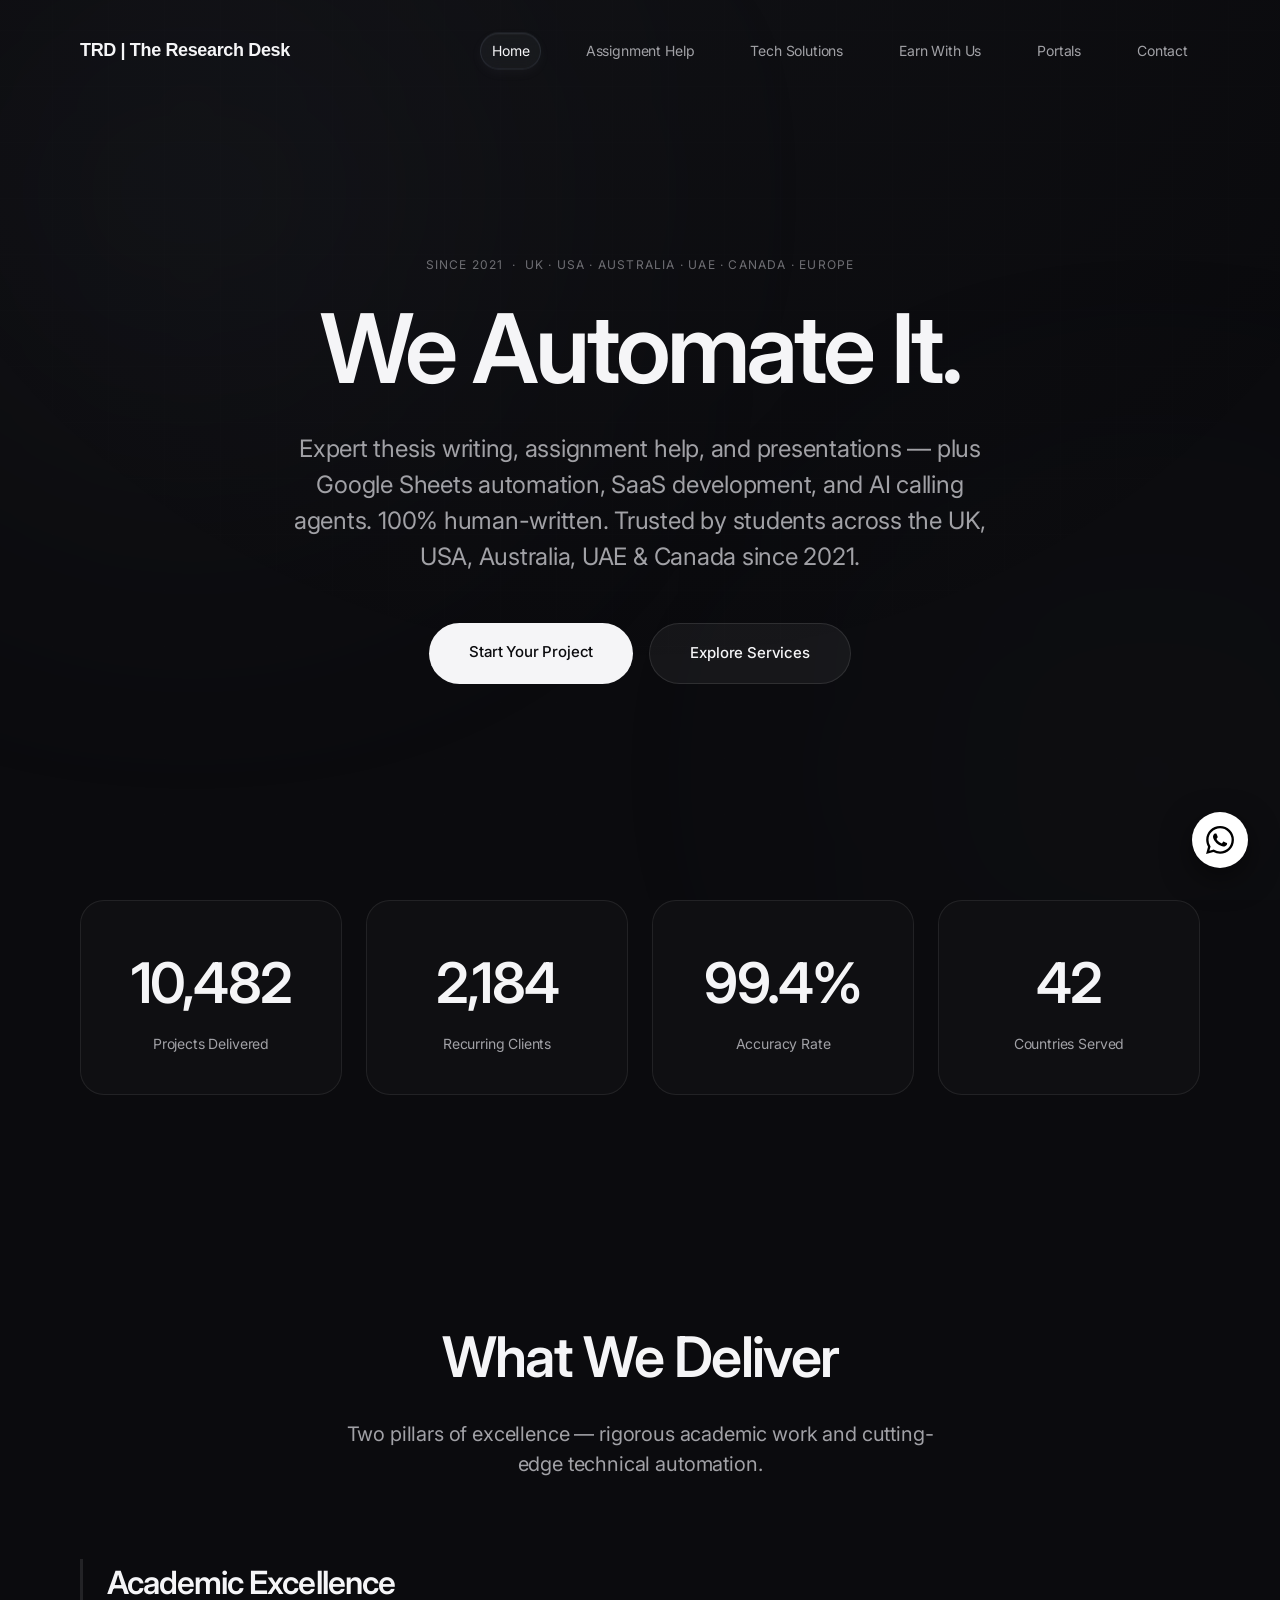
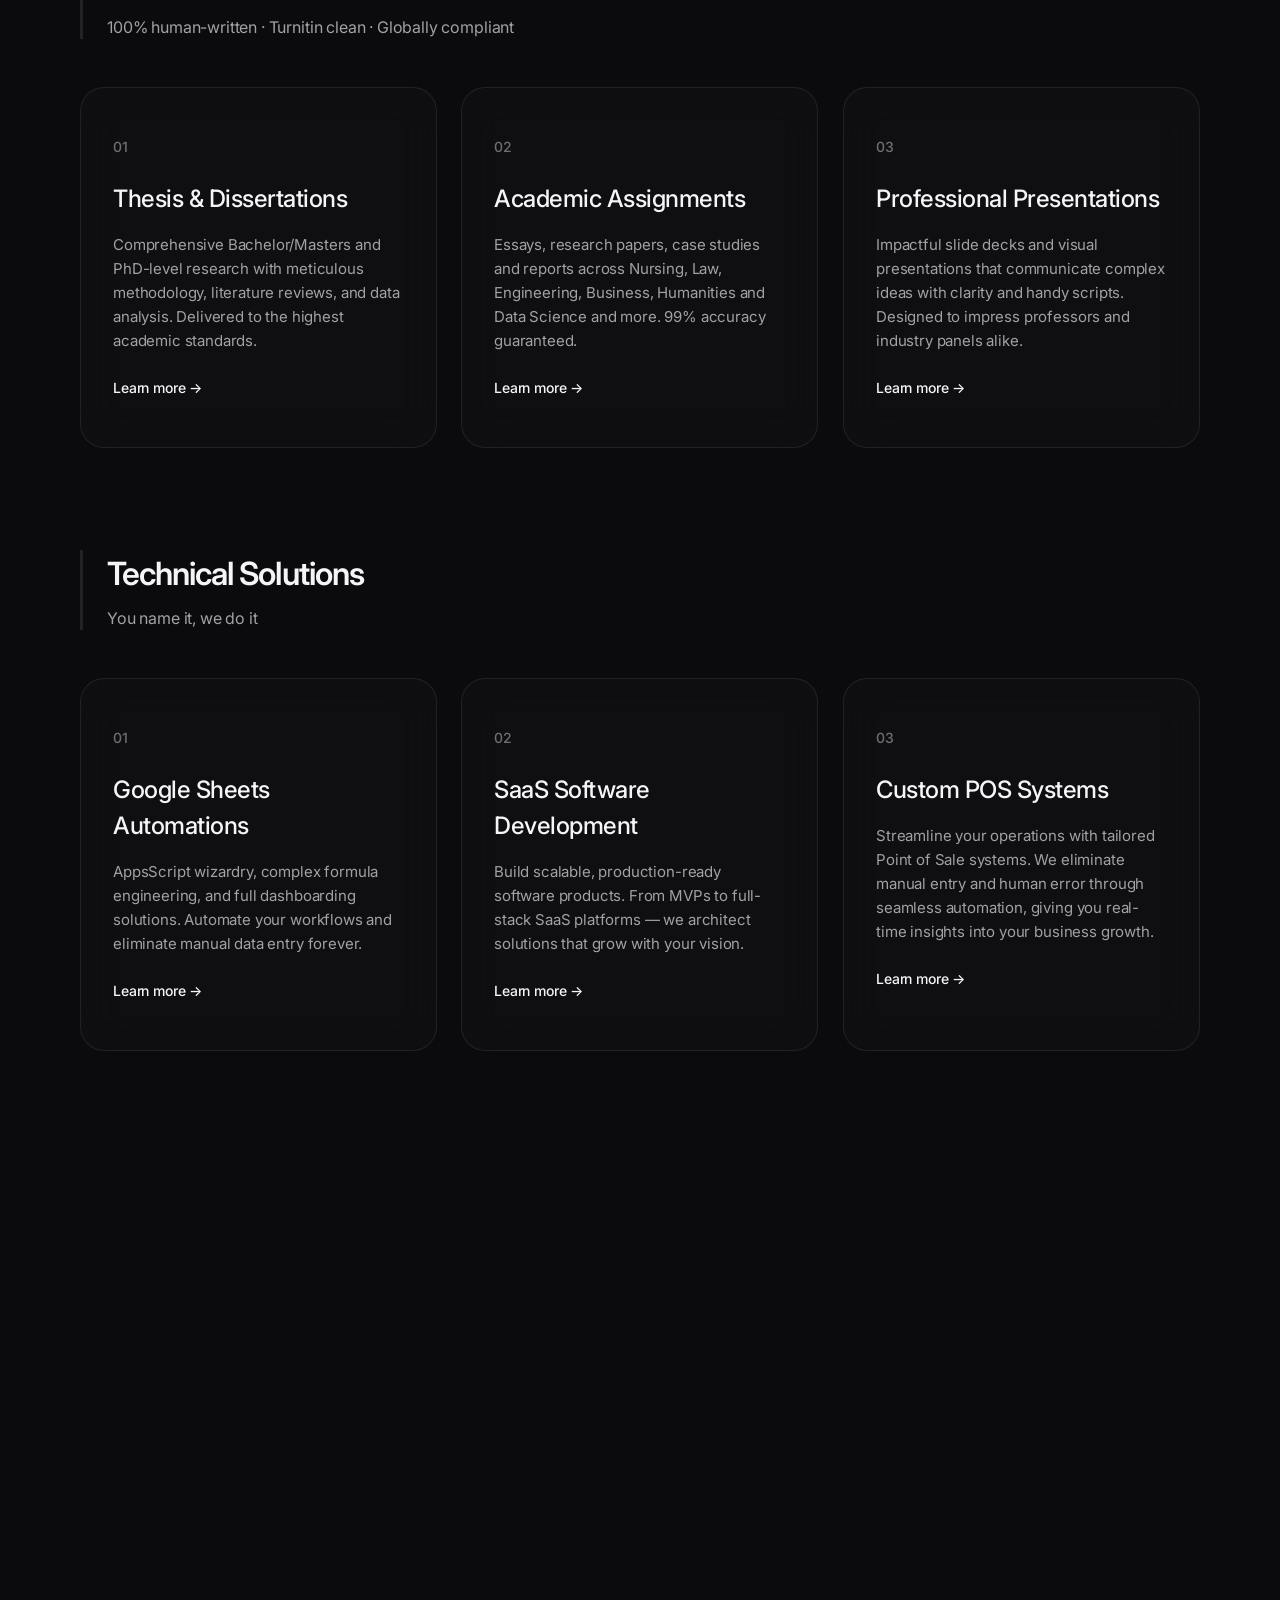
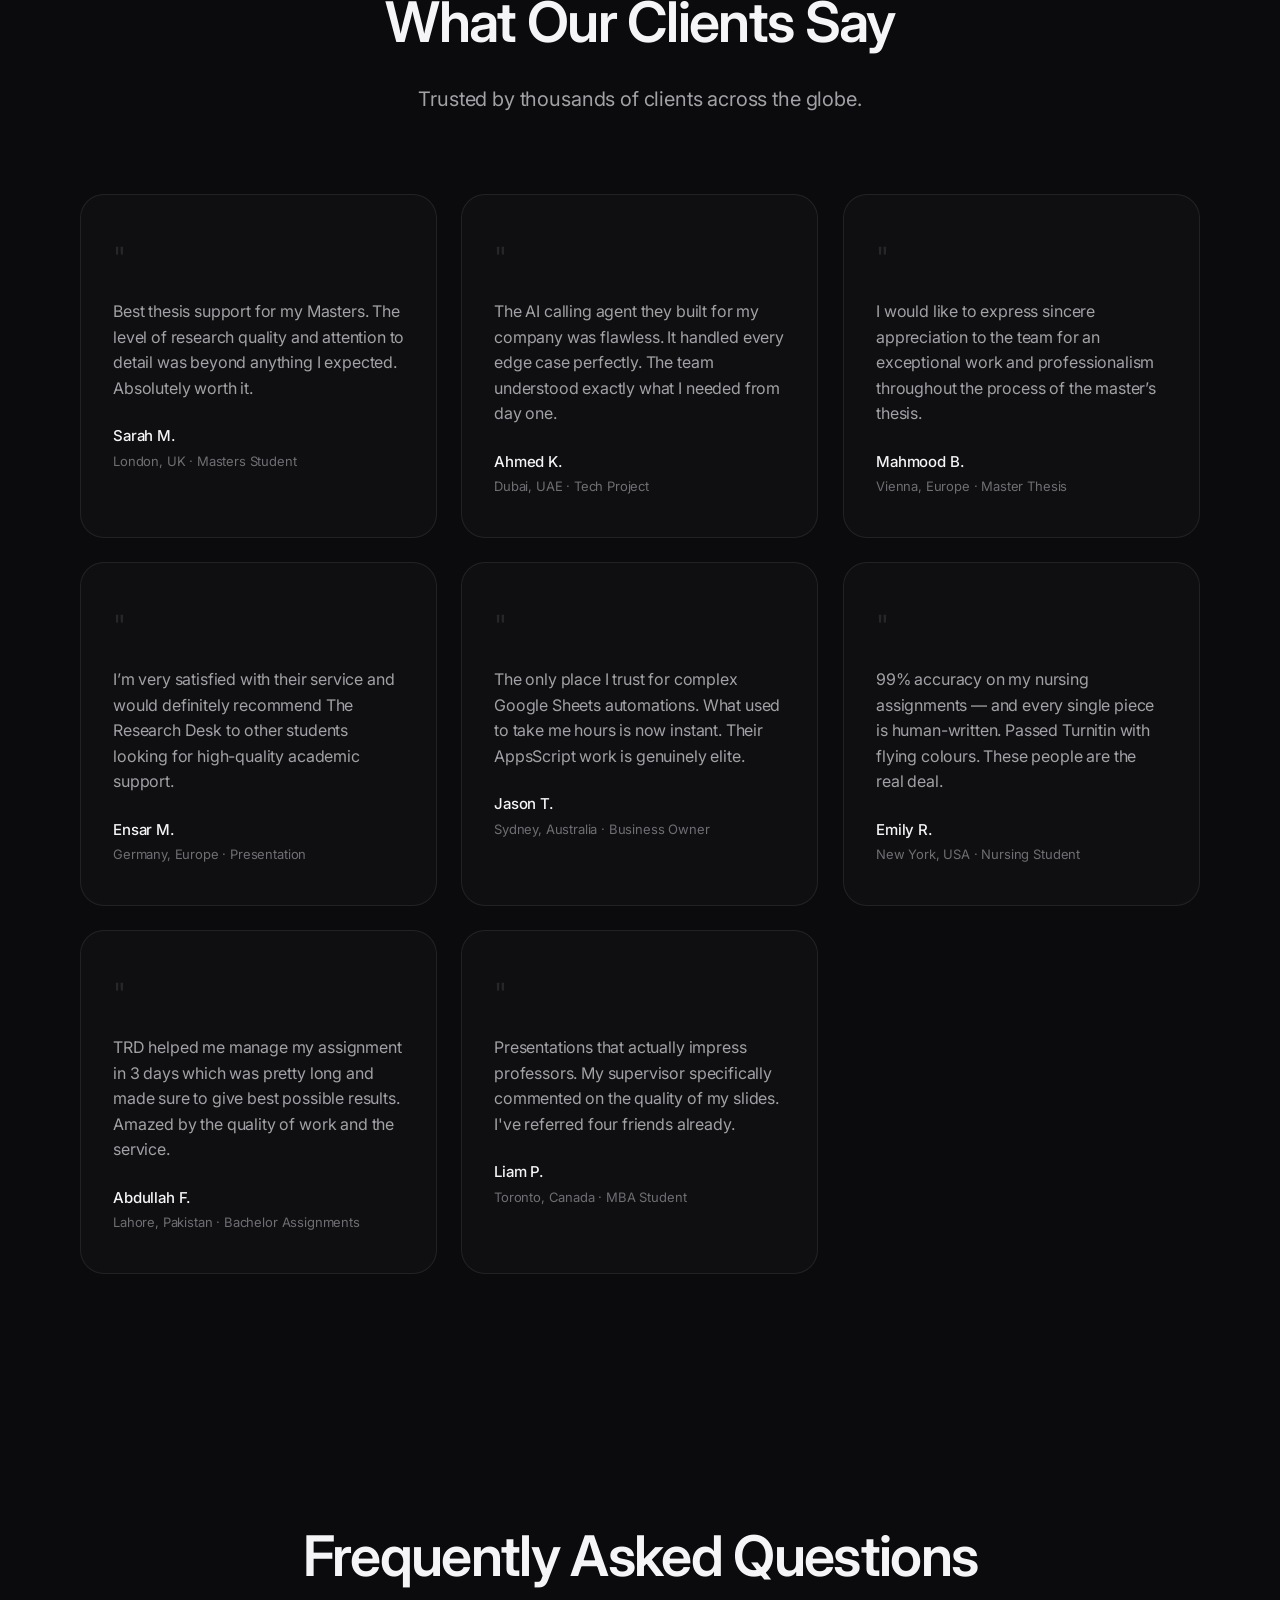
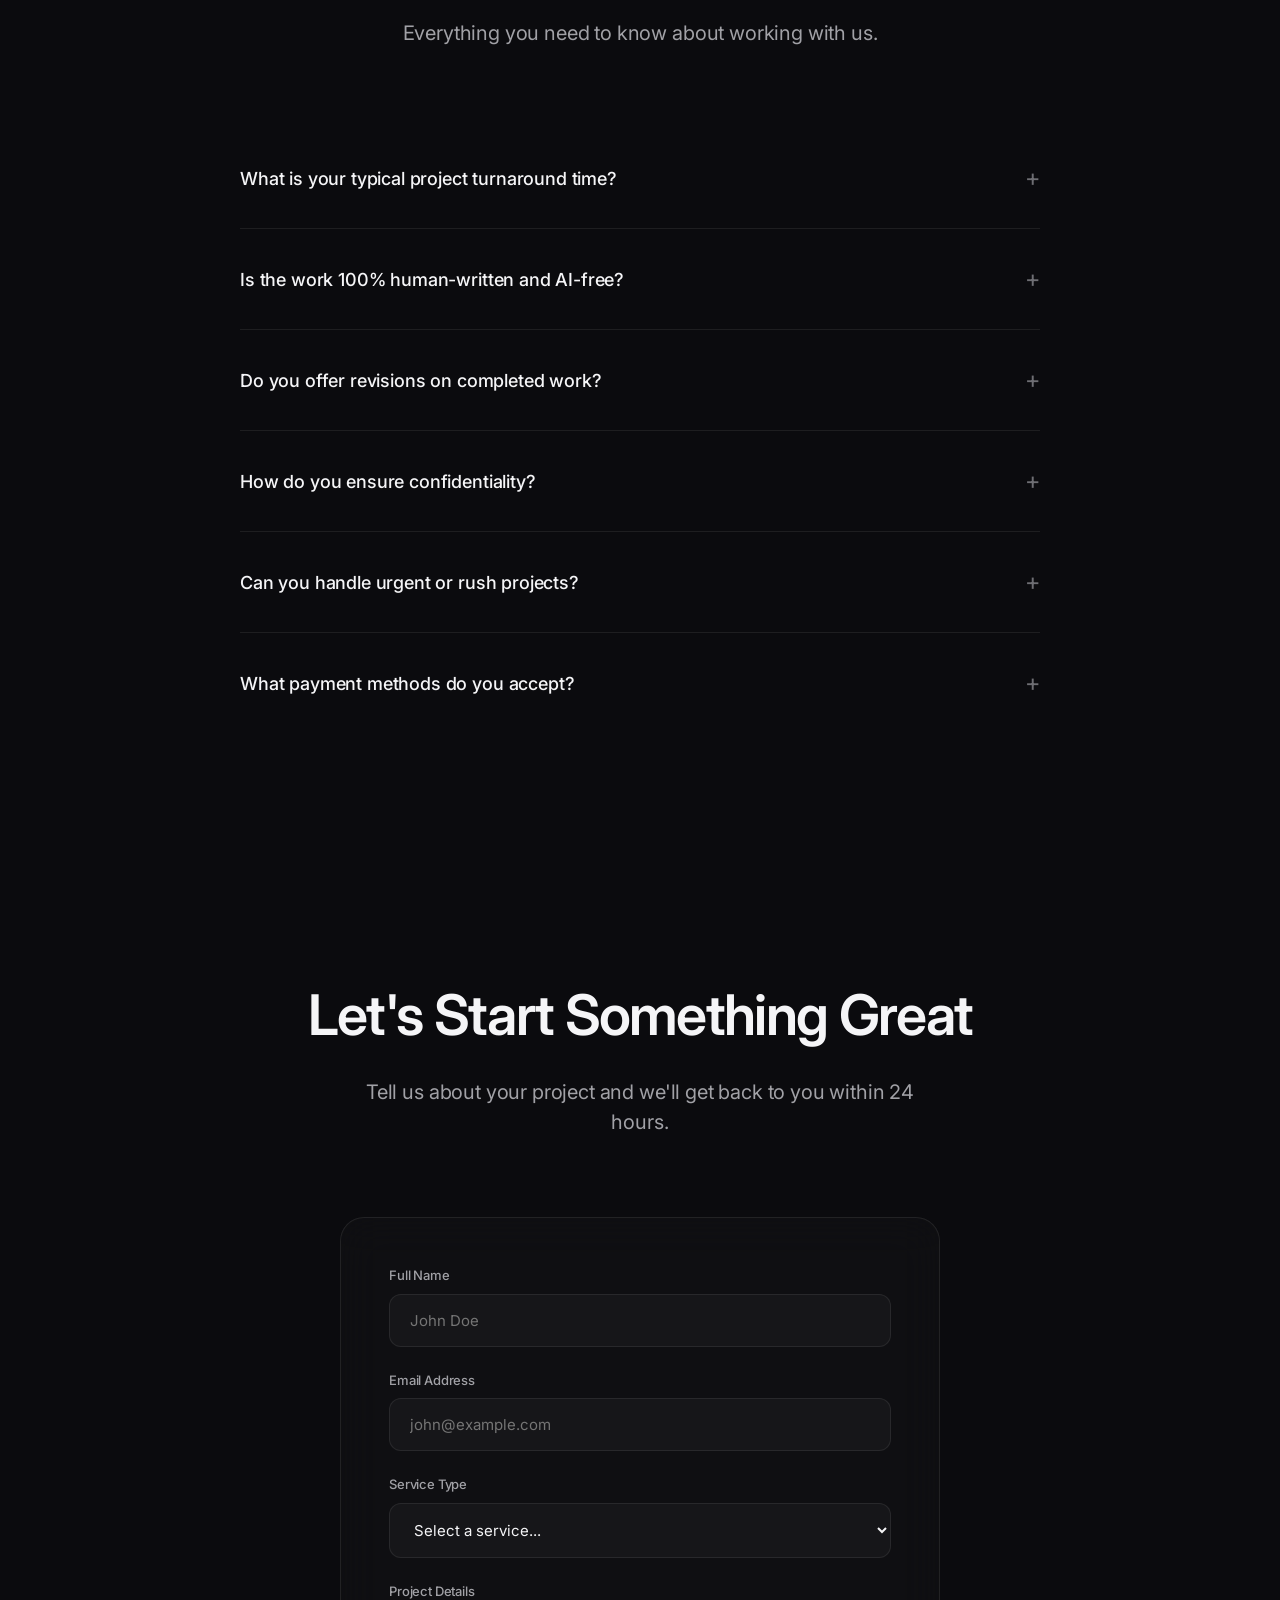
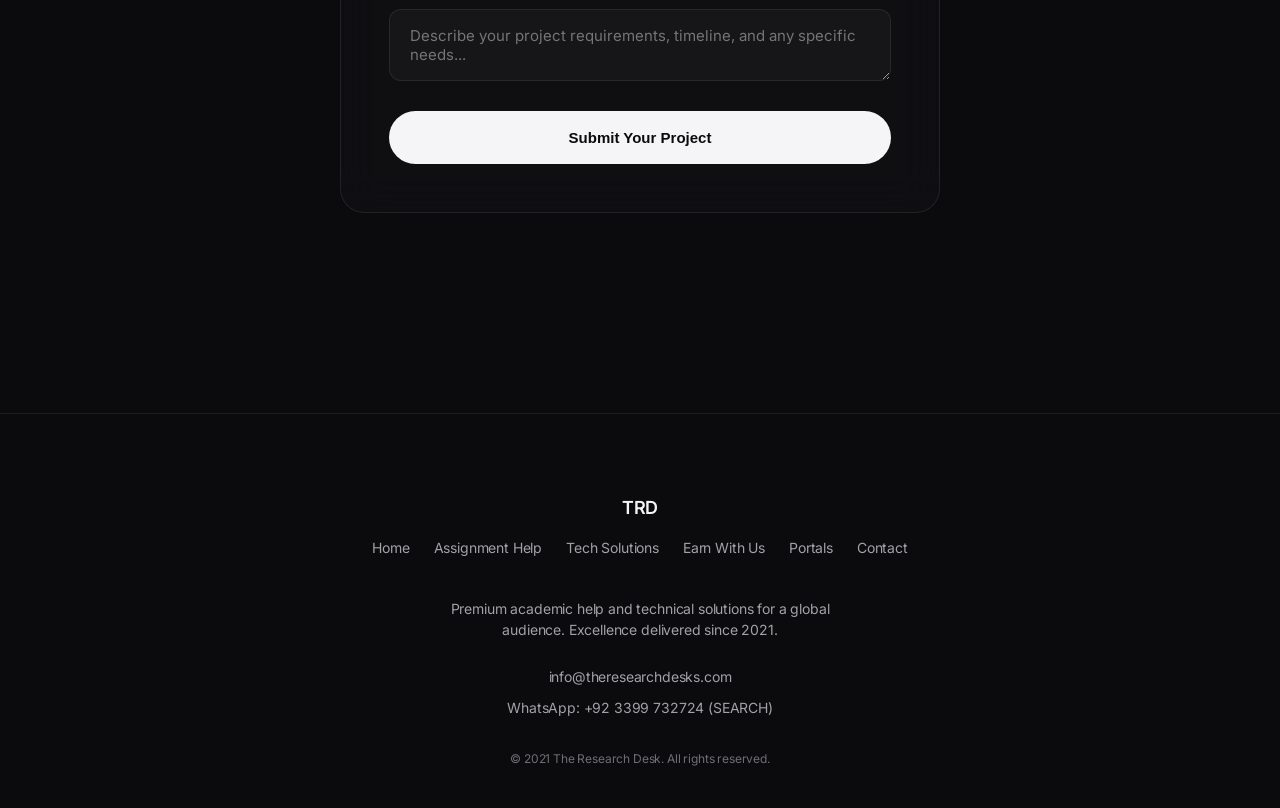
<file: index.html>
<!DOCTYPE html>
<html lang="en">

<head>
    <meta charset="UTF-8">
    <meta name="viewport" content="width=device-width, initial-scale=1.0">

    <!-- ═══ PRIMARY SEO ═══ -->
    <title>The Research Desk | Global Academic Help & Technical Solutions Since 2021</title>
    <meta name="description"
        content="The Research Desks delivers premium academic help — thesis, assignments, presentations — and advanced technical solutions including Google Sheets automation, SaaS development, and AI calling agents. 100% human-written. 99% accuracy. Serving UK, USA, Australia, UAE & Canada since 2021.">
    <meta name="keywords"
        content="academic help, thesis writing service, assignment help UK, dissertation writing, Google Sheets automation, AI calling agent, SaaS development, assignment writing Australia, online assignment help USA, research desk">
    <meta name="author" content="The Research Desk">
    <meta name="robots" content="index, follow, max-snippet:-1, max-image-preview:large, max-video-preview:-1">
    <link rel="canonical" href="https://theresearchdesks.com/">
    <link rel="icon" type="image/png" href="/TRD-icon.png">


    <!-- ═══ OPEN GRAPH (Facebook, LinkedIn, WhatsApp previews) ═══ -->
    <meta property="og:type" content="website">
    <meta property="og:url" content="https://theresearchdesks.com/">
    <meta property="og:title" content="The Research Desk | Global Academic Help & Technical Solutions">
    <meta property="og:description"
        content="Premium thesis, assignment & presentation help — plus Google Sheets automation, SaaS development & AI calling agents. 100% human-written. Serving UK, USA, Australia, UAE & Canada since 2021.">
    <meta property="og:image" content="https://theresearchdesks.com/og-image.jpg">
    <meta property="og:image:width" content="1200">
    <meta property="og:image:height" content="630">
    <meta property="og:image:alt" content="The Research Desk — Global Academic Help & Technical Solutions">
    <meta property="og:site_name" content="The Research Desk">
    <meta property="og:locale" content="en_GB">

    <!-- ═══ TWITTER CARD ═══ -->
    <meta name="twitter:card" content="summary_large_image">
    <meta name="twitter:url" content="https://www.theresearchdesks.com/">
    <meta name="twitter:title" content="The Research Desk | Global Academic Help & Technical Solutions">
    <meta name="twitter:description"
        content="Premium thesis, assignment & presentation help. Google Sheets automation, SaaS & AI calling agents. 100% human-written. Serving UK, USA, Australia, UAE & Canada.">
    <meta name="twitter:image" content="https://www.theresearchdesks.com/og-image.jpg">

    <!-- ═══ STRUCTURED DATA — Organization ═══ -->
    <script type="application/ld+json">
    {
      "@context": "https://schema.org",
      "@type": "Organization",
      "name": "The Research Desk",
      "alternateName": "TRD",
      "url": "https://theresearchdesks.com/",
      "logo": "https://theresearchdesks.com/logo.png",
      "foundingDate": "2021",
      "description": "Global academic writing and technical solutions provider. Thesis, assignments, presentations, Google Sheets automation, SaaS development, and AI calling agents.",
      "contactPoint": [
        {
          "@type": "ContactPoint",
          "telephone": "+92-3399-732724",
          "contactType": "customer service",
          "availableLanguage": "English",
          "contactOption": "TollFree",
          "areaServed": ["GB","US","AU","AE","CA"]
        }
      ],
      "email": "info@theresearchdesks.com",
      "sameAs": [
        "https://wa.me/923399732724"
      ],
      "areaServed": [
        {"@type": "Country", "name": "United Kingdom"},
        {"@type": "Country", "name": "United States"},
        {"@type": "Country", "name": "Australia"},
        {"@type": "Country", "name": "United Arab Emirates"},
        {"@type": "Country", "name": "Canada"}
      ],
      "knowsAbout": ["Academic Writing","Thesis Writing","Dissertation Help","Google Sheets Automation","SaaS Development","AI Calling Agents","Assignment Writing"]
    }
    </script>

    <!-- ═══ STRUCTURED DATA — WebSite (Sitelinks Search) ═══ -->
    <script type="application/ld+json">
    {
      "@context": "https://schema.org",
      "@type": "WebSite",
      "name": "The Research Desk",
      "url": "https://theresearchdesks.com/",
      "potentialAction": {
        "@type": "SearchAction",
        "target": {
          "@type": "EntryPoint",
          "urlTemplate": "https://theresearchdesks.com/?s={search_term_string}"
        },
        "query-input": "required name=search_term_string"
      }
    }
    </script>

    <!-- ═══ STRUCTURED DATA — FAQ ═══ -->
    <script type="application/ld+json">
    {
      "@context": "https://schema.org",
      "@type": "FAQPage",
      "mainEntity": [
        {
          "@type": "Question",
          "name": "What is your typical project turnaround time?",
          "acceptedAnswer": {
            "@type": "Answer",
            "text": "Turnaround varies by complexity. Academic assignments typically take 5–10 days; thesis work ranges from 3–8 weeks. Technical projects are usually completed within 2–4 weeks."
          }
        },
        {
          "@type": "Question",
          "name": "Is the work 100% human-written and AI-free?",
          "acceptedAnswer": {
            "@type": "Answer",
            "text": "Absolutely. We have a strict No-AI Policy for all academic work. Every assignment, thesis, and report is written entirely by qualified human experts and passes Turnitin's AI detection checks."
          }
        },
        {
          "@type": "Question",
          "name": "Do you offer revisions on completed work?",
          "acceptedAnswer": {
            "@type": "Answer",
            "text": "Yes. Every project includes two rounds of revisions to ensure complete satisfaction. Additional revisions can be accommodated as needed."
          }
        },
        {
          "@type": "Question",
          "name": "How do you ensure confidentiality?",
          "acceptedAnswer": {
            "@type": "Answer",
            "text": "All projects are protected by strict confidentiality. We use secure communication channels and never share client information or work samples without explicit permission."
          }
        }
      ]
    }
    </script>

    <!-- ═══ STRUCTURED DATA — AggregateRating / Reviews ═══ -->
    <script type="application/ld+json">
    {
      "@context": "https://schema.org",
      "@type": "EducationalOrganization",
      "name": "The Research Desk",
      "url": "https://theresearchdesks.com/",
      "aggregateRating": {
        "@type": "AggregateRating",
        "ratingValue": "4.9",
        "bestRating": "5",
        "worstRating": "1",
        "ratingCount": "2000"
      },
      "review": [
        {
          "@type": "Review",
          "author": {"@type": "Person", "name": "Sarah M."},
          "reviewBody": "Best thesis support for my Masters. The level of research quality and attention to detail was beyond anything I expected.",
          "reviewRating": {"@type": "Rating", "ratingValue": "5", "bestRating": "5"}
        },
        {
          "@type": "Review",
          "author": {"@type": "Person", "name": "Emily R."},
          "reviewBody": "99% accuracy on my nursing assignments — and every single piece is human-written. Passed Turnitin with flying colours.",
          "reviewRating": {"@type": "Rating", "ratingValue": "5", "bestRating": "5"}
        }
      ]
    }
    </script>
    <!-- ═══ FONTS ═══ -->
    <link rel="preconnect" href="https://fonts.googleapis.com">
    <link rel="preconnect" href="https://fonts.gstatic.com" crossorigin>
    <link rel="preload" as="style"
        href="https://fonts.googleapis.com/css2?family=Inter:wght@300;400;500;600;700;800&family=JetBrains+Mono:wght@400;600&display=swap">
    <link rel="stylesheet"
        href="https://fonts.googleapis.com/css2?family=Inter:wght@300;400;500;600;700;800&family=JetBrains+Mono:wght@400;600&display=swap"
        media="print" onload="this.media='all'">
    <noscript>
        <link rel="stylesheet"
            href="https://fonts.googleapis.com/css2?family=Inter:wght@300;400;500;600;700;800&family=JetBrains+Mono:wght@400;600&display=swap">
    </noscript>
    <link rel="stylesheet" href="style.css?v=3.0">

</head>

<body>
    <!-- Skip to content for accessibility / crawlers -->
    <a href="#main-content"
        style="position:absolute;left:-9999px;top:0;z-index:9999;background:#fff;color:#000;padding:8px 16px;font-size:14px;"
        onfocus="this.style.left='0'">Skip to main content</a>

    <!-- Header -->
    <header id="header" role="banner">
    <div class="container">
        <div class="header-content">
            <a href="/" class="logo">TRD | The Research Desk</a>
            <nav>
                <ul class="nav-links" id="navLinks">
                    <li><a href="/">Home</a></li>
                    <li><a href="/assignment-help">Assignment Help</a></li>
                    <li><a href="/technical-solutions">Tech Solutions</a></li>
                    <li><a href="/earn-with-us">Earn With Us</a></li>
                    <li><a href="/portals">Portals</a></li>
                    <li><a href="/contact-us">Contact</a></li>
                </ul>
            </nav>
            <div class="menu-toggle" role="button" tabindex="0" aria-expanded="false" aria-label="Toggle navigation menu">
                <span></span><span></span><span></span>
            </div>
        </div>
    </div>
</header>

    <main id="main-content">
        <!-- Hero Section -->
        <section class="hero" aria-label="Hero — Global Academic Help & Technical Solutions">
            <div class="container">
                <div class="hero-content">
                    <p class="hero-eyebrow">Since 2021 &nbsp;·&nbsp; UK · USA · Australia · UAE · Canada · Europe</p>
                    <h1 class="hero-title">We <span class="slider-word-container"><span
                                class="slider-word active">Handle</span></span> It.</h1>
                    <p class="hero-subtitle">Expert thesis writing, assignment help, and presentations — plus Google
                        Sheets automation, SaaS development, and AI calling agents. 100% human-written. Trusted by
                        students across the UK, USA, Australia, UAE &amp; Canada since 2021.</p>
                    <div class="hero-cta-group">
                        <a href="#contact" class="cta-button">Start Your Project</a>
                        <a href="/assignment-help" class="cta-button-outline">Explore Services</a>
                    </div>
                </div>
            </div>
            <div class="scroll-indicator"></div>
        </section>

        <!-- Stats Strip -->
        <section class="section" style="padding-top: 0; padding-bottom: 80px;">
            <div class="container">
                <div class="stats-strip">
                    <div class="stat-block">
                        <div class="stat-number" id="stat-projects">10,482</div>
                        <div class="stat-label">Projects Delivered</div>
                    </div>
                    <div class="stat-block">
                        <div class="stat-number" id="stat-students">2,184</div>
                        <div class="stat-label">Recurring Clients</div>
                    </div>
                    <div class="stat-block">
                        <div class="stat-number" id="stat-accuracy">99.4%</div>
                        <div class="stat-label">Accuracy Rate</div>
                    </div>
                    <div class="stat-block">
                        <div class="stat-number" id="stat-countries">42</div>
                        <div class="stat-label">Countries Served</div>
                    </div>
                </div>
            </div>
        </section>

        <!-- Services Overview Section -->
        <section id="services" class="section" style="padding-top: 60px;"
            aria-label="Our Services — Academic Writing and Technical Solutions">
            <div class="container">
                <div class="section-header">
                    <h2 class="section-title">What We Deliver</h2>
                    <p class="section-subtitle">Two pillars of excellence — rigorous academic work and cutting-edge
                        technical automation.</p>
                </div>

                <!-- Academic Excellence -->
                <div class="category-section">
                    <div class="category-header">
                        <h3>Academic Excellence</h3>
                        <p>100% human-written · Turnitin clean · Globally compliant</p>
                    </div>
                    <div class="portfolio-grid">
                        <div class="portfolio-card portfolio-card-academic">
                            <div class="card-number">01</div>
                            <h3 class="card-title">Thesis & Dissertations</h3>
                            <p class="card-description">Comprehensive Bachelor/Masters and PhD-level research with
                                meticulous methodology, literature reviews, and data analysis. Delivered to the highest
                                academic standards.</p>
                            <a href="/assignment-help" class="card-link">Learn more →</a>
                        </div>
                        <div class="portfolio-card portfolio-card-academic">
                            <div class="card-number">02</div>
                            <h3 class="card-title">Academic Assignments</h3>
                            <p class="card-description">Essays, research papers, case studies and reports across
                                Nursing, Law, Engineering, Business, Humanities and Data Science and more. 99% accuracy
                                guaranteed.</p>
                            <a href="/assignment-help" class="card-link">Learn more →</a>
                        </div>
                        <div class="portfolio-card portfolio-card-academic">
                            <div class="card-number">03</div>
                            <h3 class="card-title">Professional Presentations</h3>
                            <p class="card-description">Impactful slide decks and visual presentations that communicate
                                complex ideas with clarity and handy scripts. Designed to impress professors and
                                industry panels alike.</p>
                            <a href="/assignment-help" class="card-link">Learn more →</a>
                        </div>
                    </div>
                </div>

                <!-- Technical Solutions -->
                <div class="category-section">
                    <div class="category-header">
                        <h3>Technical Solutions</h3>
                        <p>You name it, we do it</p>
                    </div>
                    <div class="portfolio-grid">
                        <div class="portfolio-card portfolio-card-tech">
                            <div class="card-number">01</div>
                            <h3 class="card-title">Google Sheets Automations</h3>
                            <p class="card-description">AppsScript wizardry, complex formula engineering, and full
                                dashboarding solutions. Automate your workflows and eliminate manual data entry forever.
                            </p>
                            <a href="/technical-solutions" class="card-link">Learn more →</a>
                        </div>
                        <div class="portfolio-card portfolio-card-tech">
                            <div class="card-number">02</div>
                            <h3 class="card-title">SaaS Software Development</h3>
                            <p class="card-description">Build scalable, production-ready software products. From MVPs to
                                full-stack SaaS platforms — we architect solutions that grow with your vision.</p>
                            <a href="/technical-solutions" class="card-link">Learn more →</a>
                        </div>
                        <div class="portfolio-card portfolio-card-tech">
                            <div class="card-number">03</div>
                            <h3 class="card-title">Custom POS Systems</h3>
                            <p class="card-description">Streamline your operations with tailored Point of Sale systems.
                                We eliminate manual entry and human error through seamless automation, giving you
                                real-time insights into your business growth.</p>
                            <a href="/technical-solutions" class="card-link">Learn more →</a>
                        </div>
                        <div class="portfolio-card portfolio-card-tech">
                            <div class="card-number">04</div>
                            <h3 class="card-title">iOS/Android Applications</h3>
                            <p class="card-description">Turn your vision into a mobile reality with high-performance,
                                native-quality apps. From sleek UI/UX to robust backend integration, we build mobile
                                experiences tailored to your business needs.</p>
                            <a href="/technical-solutions" class="card-link">Learn more →</a>
                        </div>
                        <div class="portfolio-card portfolio-card-tech">
                            <div class="card-number">05</div>
                            <h3 class="card-title">AI Calling Agents</h3>
                            <p class="card-description">Implement LLM-powered voice automation that handles inbound
                                calls, outreach, and customer service. Real AI intelligence, real phone conversations.
                            </p>
                            <a href="/technical-solutions" class="card-link">Learn more →</a>
                        </div>
                        <div class="portfolio-card portfolio-card-tech">
                            <div class="card-number">06</div>
                            <h3 class="card-title">Website Creation</h3>
                            <p class="card-description">Launch your digital presence with modern, responsive, and
                                full-stack websites. Whether for startups or established enterprises, we blend stunning
                                aesthetics with high-speed performance.</p>
                            <a href="/technical-solutions" class="card-link">Learn more →</a>
                        </div>
                    </div>
                </div>
            </div>
        </section>

        <!-- Testimonials Section -->
        <section id="testimonials" class="section" style="padding-top: 0;"
            aria-label="Student Reviews and Testimonials">
            <div class="container">
                <div class="section-header">
                    <h2 class="section-title">What Our Clients Say</h2>
                    <p class="section-subtitle">Trusted by thousands of clients across the globe.</p>
                </div>
                <div class="testimonials-grid">
                    <div class="testimonial-card">
                        <div class="testimonial-quote">"</div>
                        <p class="testimonial-text">Best thesis support for my Masters. The level of research quality
                            and attention to detail was beyond anything I expected. Absolutely worth it.</p>
                        <div class="testimonial-author">Sarah M.</div>
                        <div class="testimonial-location">London, UK · Masters Student</div>
                    </div>
                    <div class="testimonial-card">
                        <div class="testimonial-quote">"</div>
                        <p class="testimonial-text">The AI calling agent they built for my company was flawless. It
                            handled every edge case perfectly. The team understood exactly what I needed from day one.
                        </p>
                        <div class="testimonial-author">Ahmed K.</div>
                        <div class="testimonial-location">Dubai, UAE · Tech Project</div>
                    </div>
                    <div class="testimonial-card">
                        <div class="testimonial-quote">"</div>
                        <p class="testimonial-text">I would like to express sincere appreciation to the team for an
                            exceptional work and professionalism throughout the process of the master’s thesis.</p>
                        <div class="testimonial-author">Mahmood B.</div>
                        <div class="testimonial-location">Vienna, Europe · Master Thesis</div>
                    </div>
                    <div class="testimonial-card">
                        <div class="testimonial-quote">"</div>
                        <p class="testimonial-text">I’m very satisfied with their service and would definitely recommend
                            The Research Desk to other students looking for high-quality academic support.</p>
                        <div class="testimonial-author">Ensar M.</div>
                        <div class="testimonial-location">Germany, Europe · Presentation</div>
                    </div>
                    <div class="testimonial-card">
                        <div class="testimonial-quote">"</div>
                        <p class="testimonial-text">The only place I trust for complex Google Sheets automations. What
                            used to take me hours is now instant. Their AppsScript work is genuinely elite.</p>
                        <div class="testimonial-author">Jason T.</div>
                        <div class="testimonial-location">Sydney, Australia · Business Owner</div>
                    </div>
                    <div class="testimonial-card">
                        <div class="testimonial-quote">"</div>
                        <p class="testimonial-text">99% accuracy on my nursing assignments — and every single piece is
                            human-written. Passed Turnitin with flying colours. These people are the real deal.</p>
                        <div class="testimonial-author">Emily R.</div>
                        <div class="testimonial-location">New York, USA · Nursing Student</div>
                    </div>
                    <div class="testimonial-card">
                        <div class="testimonial-quote">"</div>
                        <p class="testimonial-text">TRD helped me manage my assignment in 3 days which was pretty long
                            and made sure to give best possible results. Amazed by the quality of work and the service.
                        </p>
                        <div class="testimonial-author">Abdullah F.</div>
                        <div class="testimonial-location">Lahore, Pakistan · Bachelor Assignments</div>
                    </div>
                    <div class="testimonial-card">
                        <div class="testimonial-quote">"</div>
                        <p class="testimonial-text">Presentations that actually impress professors. My supervisor
                            specifically commented on the quality of my slides. I've referred four friends already.</p>
                        <div class="testimonial-author">Liam P.</div>
                        <div class="testimonial-location">Toronto, Canada · MBA Student</div>
                    </div>
                </div>
            </div>
        </section>

        <!-- FAQ Section -->
        <section id="faq" class="section">
            <div class="container">
                <div class="section-header">
                    <h2 class="section-title">Frequently Asked Questions</h2>
                    <p class="section-subtitle">Everything you need to know about working with us.</p>
                </div>
                <div class="faq-container">
                    <div class="faq-item">
                        <div class="faq-question" onclick="toggleFAQ(this)">
                            <h4>What is your typical project turnaround time?</h4>
                            <span class="faq-icon">+</span>
                        </div>
                        <div class="faq-answer">
                            <p>Turnaround varies by complexity. Academic assignments typically take 5–10 days; thesis
                                work ranges from 3–8 weeks. Technical projects like websites or automation scripts are
                                usually completed within 2–4 weeks. We always provide a detailed timeline during initial
                                consultation.</p>
                        </div>
                    </div>
                    <div class="faq-item">
                        <div class="faq-question" onclick="toggleFAQ(this)">
                            <h4>Is the work 100% human-written and AI-free?</h4>
                            <span class="faq-icon">+</span>
                        </div>
                        <div class="faq-answer">
                            <p>Absolutely. We have a strict No-AI Policy for all academic work. Every assignment,
                                thesis, and report is written entirely by qualified human experts and passes Turnitin's
                                AI detection checks. We take this commitment seriously — your academic integrity is
                                protected.</p>
                        </div>
                    </div>
                    <div class="faq-item">
                        <div class="faq-question" onclick="toggleFAQ(this)">
                            <h4>Do you offer revisions on completed work?</h4>
                            <span class="faq-icon">+</span>
                        </div>
                        <div class="faq-answer">
                            <p>Yes. Every project includes two rounds of revisions to ensure complete satisfaction.
                                Additional revisions can be accommodated as needed. Your success is our priority.</p>
                        </div>
                    </div>
                    <div class="faq-item">
                        <div class="faq-question" onclick="toggleFAQ(this)">
                            <h4>How do you ensure confidentiality?</h4>
                            <span class="faq-icon">+</span>
                        </div>
                        <div class="faq-answer">
                            <p>All projects are protected by strict confidentiality. We use secure communication
                                channels and never share client information or work samples without explicit permission.
                                Your privacy is non-negotiable.</p>
                        </div>
                    </div>
                    <div class="faq-item">
                        <div class="faq-question" onclick="toggleFAQ(this)">
                            <h4>Can you handle urgent or rush projects?</h4>
                            <span class="faq-icon">+</span>
                        </div>
                        <div class="faq-answer">
                            <p>Yes, we offer expedited service for urgent projects. Rush fees apply based on complexity
                                and deadline. Contact us immediately with your requirements and we'll assess feasibility
                                and provide a quote.</p>
                        </div>
                    </div>
                    <div class="faq-item">
                        <div class="faq-question" onclick="toggleFAQ(this)">
                            <h4>What payment methods do you accept?</h4>
                            <span class="faq-icon">+</span>
                        </div>
                        <div class="faq-answer">
                            <p>We accept bank transfers, Wise, and Remitly. Payment terms are typically 50% upfront and
                                50% on delivery, with flexible arrangements available for long-term or returning
                                clients.</p>
                        </div>
                    </div>
                </div>
            </div>
        </section>
        <!-- Contact Form Section -->
        <section id="contact" class="section">
            <div class="container">
                <div class="section-header">
                    <h2 class="section-title">Let's Start Something Great</h2>
                    <p class="section-subtitle">Tell us about your project and we'll get back to you within 24 hours.
                    </p>
                </div>
                <div class="form-container">
                    <form action="https://formsubmit.co/info@theresearchdesks.com" method="POST">
                        <input type="hidden" name="_subject" value="New Project Inquiry from TRD Website">
                        <input type="hidden" name="_captcha" value="false">
                        <input type="hidden" name="_template" value="box">
                        <div class="form-group">
                            <label for="name">Full Name</label>
                            <input type="text" id="name" name="name" required placeholder="John Doe">
                        </div>
                        <div class="form-group">
                            <label for="email">Email Address</label>
                            <input type="email" id="email" name="email" required placeholder="john@example.com">
                        </div>
                        <div class="form-group">
                            <label for="service">Service Type</label>
                            <select id="service" name="service" required>
                                <option value="">Select a service...</option>
                                <option value="thesis">Thesis & Dissertations</option>
                                <option value="assignments">Academic Assignments</option>
                                <option value="presentations">Professional Presentations</option>
                                <option value="saas">Custom Software & SaaS</option>
                                <option value="automation">Google Sheets Automation</option>
                                <option value="ai-calling">AI Calling Agents</option>
                                <option value="website">Website Creation</option>
                                <option value="other">Other</option>
                            </select>
                        </div>
                        <div class="form-group">
                            <label for="details">Project Details</label>
                            <textarea id="details" name="details" required
                                placeholder="Describe your project requirements, timeline, and any specific needs..."></textarea>
                        </div>
                        <button type="submit" class="submit-button"><span>Submit Your Project</span></button>
                    </form>
                </div>
            </div>
        </section>

    </main><!-- /#main-content -->

    <!-- Footer -->
    <div id="footer-placeholder"></div>

    <!-- WhatsApp Float Button -->
    <a href="https://wa.me/923399732724" class="whatsapp-float" target="_blank" rel="noopener noreferrer">
        <svg xmlns="http://www.w3.org/2000/svg" viewBox="0 0 24 24">
            <path
                d="M17.472 14.382c-.297-.149-1.758-.867-2.03-.967-.273-.099-.471-.148-.67.15-.197.297-.767.966-.94 1.164-.173.199-.347.223-.644.075-.297-.15-1.255-.463-2.39-1.475-.883-.788-1.48-1.761-1.653-2.059-.173-.297-.018-.458.13-.606.134-.133.298-.347.446-.52.149-.174.198-.298.298-.497.099-.198.05-.371-.025-.52-.075-.149-.669-1.612-.916-2.207-.242-.579-.487-.5-.669-.51-.173-.008-.371-.01-.57-.01-.198 0-.52.074-.792.372-.272.297-1.04 1.016-1.04 2.479 0 1.462 1.065 2.875 1.213 3.074.149.198 2.096 3.2 5.077 4.487.709.306 1.262.489 1.694.625.712.227 1.36.195 1.871.118.571-.085 1.758-.719 2.006-1.413.248-.694.248-1.289.173-1.413-.074-.124-.272-.198-.57-.347m-5.421 7.403h-.004a9.87 9.87 0 01-5.031-1.378l-.361-.214-3.741.982.998-3.648-.235-.374a9.86 9.86 0 01-1.51-5.26c.001-5.45 4.436-9.884 9.888-9.884 2.64 0 5.122 1.03 6.988 2.898a9.825 9.825 0 012.893 6.994c-.003 5.45-4.437 9.884-9.885 9.884m8.413-18.297A11.815 11.815 0 0012.05 0C5.495 0 .16 5.335.157 11.892c0 2.096.547 4.142 1.588 5.945L.057 24l6.305-1.654a11.882 11.882 0 005.683 1.448h.005c6.554 0 11.89-5.335 11.893-11.893a11.821 11.821 0 00-3.48-8.413z" />
        </svg>
    </a>
    <script src="script.js?v=3.0" defer></script>

        <script>
        document.addEventListener("DOMContentLoaded", () => {
            fetch('components/footer.html')
                .then(res => res.text())
                .then(data => {
                    document.getElementById('footer-placeholder').innerHTML = data;
                });
        });
    </script>

</body>

</html>
</file>
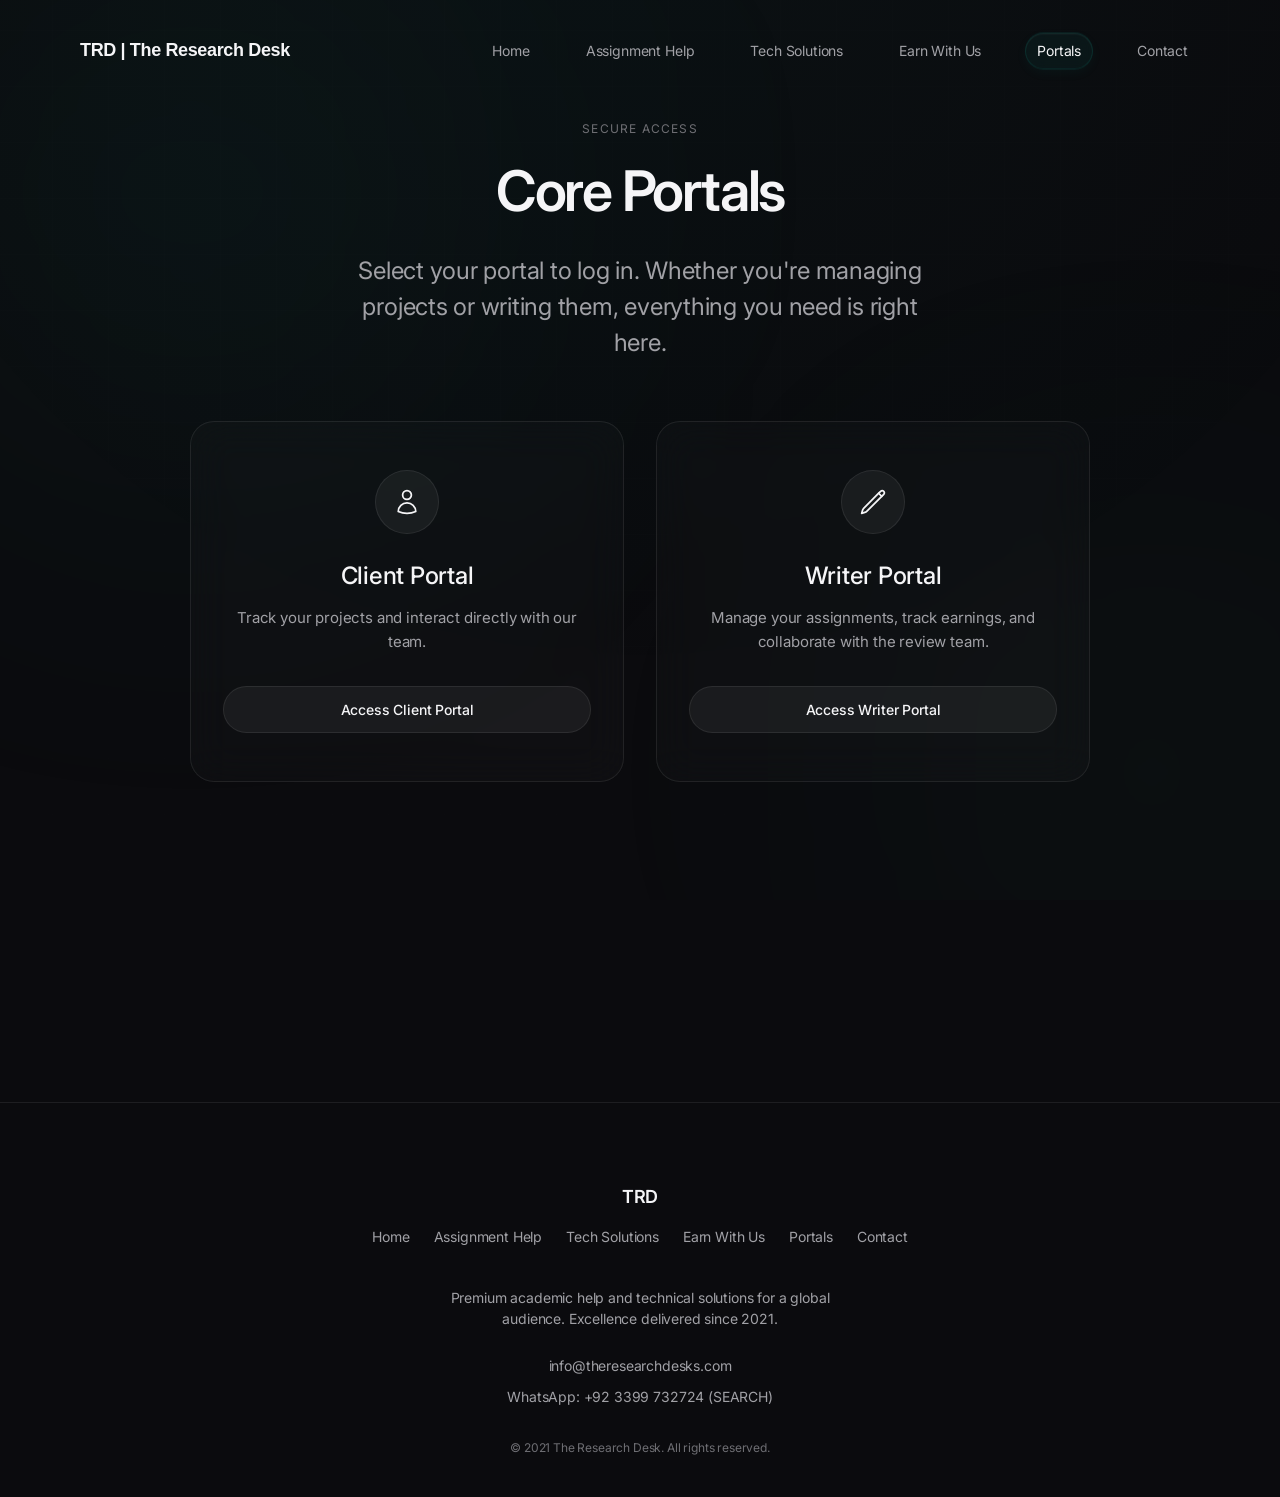
<file: portals/index.html>
<!DOCTYPE html>
<html lang="en">
<head>
    <meta charset="UTF-8">
    <meta name="viewport" content="width=device-width, initial-scale=1.0">
    <title>Portals | The Research Desk</title>
    <meta name="description" content="Access the Client and Writer portals for The Research Desk.">
    <link rel="icon" type="image/png" href="../TRD-icon.png">
    <link rel="preconnect" href="https://fonts.googleapis.com">
    <link rel="preconnect" href="https://fonts.gstatic.com" crossorigin>
    <link rel="preload" as="style" href="https://fonts.googleapis.com/css2?family=Inter:wght@300;400;500;600;700;800&family=SF+Pro+Display:wght@400;500;600;700&display=swap">
    <link rel="stylesheet" href="https://fonts.googleapis.com/css2?family=Inter:wght@300;400;500;600;700;800&family=SF+Pro+Display:wght@400;500;600;700&display=swap" media="print" onload="this.media='all'">
    <link rel="stylesheet" href="../style.css?v=3.0">
    <style>
        .portals-hero { padding: 120px 0 60px; text-align: center; }
        .portals-grid { display: grid; grid-template-columns: repeat(auto-fit, minmax(min(280px, 100%), 1fr)); gap: 32px; max-width: 900px; margin: 0 auto 120px; }
        .portal-card { background: rgba(255, 255, 255, 0.02); border: 1px solid var(--glass-border); border-radius: 24px; padding: 48px 32px; text-align: center; transition: all 0.4s cubic-bezier(0.16, 1, 0.3, 1); position: relative; overflow: hidden; display: flex; flex-direction: column; align-items: center; text-decoration: none; color: inherit; backdrop-filter: blur(20px); }
        .portal-card::before { content: ''; position: absolute; top: 0; left: 0; right: 0; height: 1px; background: linear-gradient(90deg, transparent, rgba(255, 255, 255, 0.2), transparent); opacity: 0; transition: opacity 0.4s; }
        .portal-card:hover { transform: translateY(-8px); background: rgba(255, 255, 255, 0.04); border-color: rgba(255, 255, 255, 0.15); box-shadow: 0 20px 40px rgba(0, 0, 0, 0.5); }
        .portal-card:hover::before { opacity: 1; }
        .portal-icon { width: 64px; height: 64px; background: rgba(255, 255, 255, 0.05); border-radius: 50%; display: flex; align-items: center; justify-content: center; margin-bottom: 24px; color: var(--text-primary); border: 1px solid var(--glass-border); transition: all 0.4s cubic-bezier(0.16, 1, 0.3, 1); }
        .portal-card:hover .portal-icon { background: var(--text-primary); color: #000; transform: scale(1.05); }
        .portal-title { font-size: 24px; font-weight: 500; margin-bottom: 12px; letter-spacing: -0.01em; }
        .portal-desc { color: var(--text-secondary); font-size: 15px; line-height: 1.6; margin-bottom: 32px; }
        .portal-btn { margin-top: auto; display: inline-flex; align-items: center; justify-content: center; padding: 12px 24px; background: rgba(255, 255, 255, 0.05); color: var(--text-primary); border-radius: 40px; border: 1px solid var(--glass-border); font-weight: 500; font-size: 14px; transition: all 0.4s cubic-bezier(0.16, 1, 0.3, 1); width: 100%; }
        .portal-card:hover .portal-btn { background: var(--text-primary); color: #000; border-color: transparent; box-shadow: 0 8px 20px rgba(255, 255, 255, 0.2); }
    </style>
</head>
<body>
    <header id="header" role="banner">
    <div class="container">
        <div class="header-content">
            <a href="/" class="logo">TRD | The Research Desk</a>
            <nav>
                <ul class="nav-links" id="navLinks">
                    <li><a href="/">Home</a></li>
                    <li><a href="/assignment-help">Assignment Help</a></li>
                    <li><a href="/technical-solutions">Tech Solutions</a></li>
                    <li><a href="/earn-with-us">Earn With Us</a></li>
                    <li><a href="/portals">Portals</a></li>
                    <li><a href="/contact-us">Contact</a></li>
                </ul>
            </nav>
            <div class="menu-toggle" role="button" tabindex="0" aria-expanded="false" aria-label="Toggle navigation menu">
                <span></span><span></span><span></span>
            </div>
        </div>
    </div>
</header>
    <main id="main-content">
        <section class="portals-hero">
            <div class="container">
                <p class="hero-eyebrow">Secure Access</p>
                <h1 class="hero-title" style="font-size: clamp(32px, 5vw, 56px);">Core Portals</h1>
                <p class="hero-subtitle" style="margin: 0 auto; max-width: 600px;">Select your portal to log in. Whether you're managing projects or writing them, everything you need is right here.</p>
            </div>
        </section>
        <section class="section" style="padding-top: 0;">
            <div class="container">
                <div class="portals-grid">
                    <a href="/client-portal" class="portal-card">
                        <div class="portal-icon">
                            <svg xmlns="http://www.w3.org/2000/svg" width="28" height="28" fill="none" viewBox="0 0 24 24" stroke="currentColor" stroke-width="1.5"><path stroke-linecap="round" stroke-linejoin="round" d="M15.75 6a3.75 3.75 0 11-7.5 0 3.75 3.75 0 017.5 0zM4.501 20.118a7.5 7.5 0 0114.998 0A17.933 17.933 0 0112 21.75c-2.676 0-5.216-.584-7.499-1.632z" /></svg>
                        </div>
                        <h2 class="portal-title">Client Portal</h2>
                        <p class="portal-desc">Track your projects and interact directly with our team.</p>
                        <span class="portal-btn">Access Client Portal</span>
                    </a>
                    <a href="/writer-portal" class="portal-card">
                        <div class="portal-icon">
                            <svg xmlns="http://www.w3.org/2000/svg" width="28" height="28" fill="none" viewBox="0 0 24 24" stroke="currentColor" stroke-width="1.5"><path stroke-linecap="round" stroke-linejoin="round" d="M16.862 4.487l1.687-1.688a1.875 1.875 0 112.652 2.652L6.832 19.82a4.5 4.5 0 01-1.89 1.13l-2.685.8.8-2.685a4.5 4.5 0 011.13-1.89l12.683-12.683z" /><path stroke-linecap="round" stroke-linejoin="round" d="M19.5 7.125L16.875 4.5" /></svg>
                        </div>
                        <h2 class="portal-title">Writer Portal</h2>
                        <p class="portal-desc">Manage your assignments, track earnings, and collaborate with the review team.</p>
                        <span class="portal-btn">Access Writer Portal</span>
                    </a>
                </div>
            </div>
        </section>
    </main>
    <div id="footer-placeholder"></div>
    <script src="../script.js?v=3.0" defer></script>
        <script>
        document.addEventListener("DOMContentLoaded", () => {
            fetch('../components/footer.html')
                .then(res => res.text())
                .then(data => {
                    document.getElementById('footer-placeholder').innerHTML = data;
                });
        });
    </script>
</body>
</html>
</file>
<file: style.css>
* {
    margin: 0;
    padding: 0;
    box-sizing: border-box;
}

:root {
    --bg-primary: #0b0b0e;
    --bg-secondary: #111114;
    --bg-tertiary: #17171c;
    --glass-bg: rgba(255, 255, 255, 0.02);
    --glass-border: rgba(255, 255, 255, 0.08);
    --text-primary: #f5f5f7;
    --text-secondary: #a1a1a6;
    --text-tertiary: #6e6e73;
    --accent: #94a3b8;
    --accent-rgb: 148, 163, 184;
    --accent-dim: rgba(148, 163, 184, 0.1);
    --orb-1-color: rgba(148, 163, 184, 0.08);
    --orb-2-color: rgba(100, 116, 139, 0.06);
    --shadow-glow: rgba(0, 0, 0, 0.5);
}

html {
    scroll-behavior: smooth;
    background: var(--bg-primary);
    scroll-padding-top: 100px;
}

body {
    font-family: -apple-system, BlinkMacSystemFont, "SF Pro Text", "Inter", sans-serif;
    background: var(--bg-primary);
    color: var(--text-primary);
    line-height: 1.5;
    overflow-x: hidden;
    position: relative;
    font-weight: 400;
    letter-spacing: -0.01em;
    -webkit-font-smoothing: antialiased;
    -moz-osx-font-smoothing: grayscale;
}

body::before {
    content: '';
    position: fixed;
    inset: 0;
    background: 
        radial-gradient(circle at 50% -20%, rgba(var(--accent-rgb, 255, 255, 255), 0.04) 0%, transparent 70%),
        linear-gradient(rgba(255, 255, 255, 0.005) 1px, transparent 1px),
        linear-gradient(90deg, rgba(255, 255, 255, 0.005) 1px, transparent 1px);
    background-size: 100% 100%, 56px 56px, 56px 56px;
    background-position: 0 0, center center, center center;
    pointer-events: none;
    z-index: 0;
    animation: backgroundBreathe 12s ease-in-out infinite alternate;
}

@keyframes backgroundBreathe {
    0% {
        opacity: 0.8;
    }
    100% {
        opacity: 1.2;
    }
}

.glass {
    background: var(--glass-bg);
    backdrop-filter: blur(24px) saturate(180%);
    -webkit-backdrop-filter: blur(24px) saturate(180%);
    border: 1px solid var(--glass-border);
    border-radius: 20px;
    box-shadow: 0 8px 32px var(--shadow-glow), inset 0 1px 0 rgba(255, 255, 255, 0.05);
    transition: all 0.4s cubic-bezier(0.16, 1, 0.3, 1);
}

.container {
    max-width: 1200px;
    margin: 0 auto;
    padding: 0 40px;
    position: relative;
    z-index: 2;
}

header {
    padding: 32px 0;
    position: fixed;
    top: 0;
    left: 0;
    right: 0;
    z-index: 100;
    background: transparent;
    backdrop-filter: none;
    -webkit-backdrop-filter: none;
    border-bottom: 1px solid transparent;
    transition: all 0.4s cubic-bezier(0.16, 1, 0.3, 1);
}

header.scrolled {
    padding: 16px 0;
    background: rgba(11, 11, 14, 0.15);
    backdrop-filter: blur(20px) saturate(180%);
    -webkit-backdrop-filter: blur(20px) saturate(180%);
    border-bottom: 1px solid var(--glass-border);
    box-shadow: none;
}

.header-content {
    display: flex;
    justify-content: space-between;
    align-items: center;
}

.logo {
    font-size: 18px;
    font-weight: 600;
    letter-spacing: -0.02em;
    color: var(--text-primary);
    text-decoration: none;
    font-family: -apple-system, BlinkMacSystemFont, "SF Pro Display", sans-serif;
}

.nav-links {
    display: flex;
    gap: 32px;
    list-style: none;
    position: relative;
}

.nav-links a {
    color: var(--text-secondary);
    text-decoration: none;
    font-weight: 400;
    font-size: 14px;
    transition: color 0.3s ease;
    position: relative;
    z-index: 2;
    padding: 8px 12px;
    display: inline-block;
}

.nav-links a:hover,
.nav-links a.active {
    color: var(--text-primary);
}

.nav-hover-pill {
    position: absolute;
    background: rgba(var(--accent-rgb, 255, 255, 255), 0.06);
    border: 1px solid rgba(var(--accent-rgb, 255, 255, 255), 0.15);
    border-radius: 20px;
    transition: left 0.35s cubic-bezier(0.16, 1, 0.3, 1), width 0.35s cubic-bezier(0.16, 1, 0.3, 1), height 0.35s cubic-bezier(0.16, 1, 0.3, 1), opacity 0.3s ease;
    pointer-events: none;
    z-index: 1;
    opacity: 0;
    transform: translateY(-50%);
    top: 50%;
    backdrop-filter: blur(8px);
    -webkit-backdrop-filter: blur(8px);
    box-shadow: 0 4px 12px rgba(var(--accent-rgb, 0, 0, 0), 0.05), inset 0 1px 0 rgba(255, 255, 255, 0.05);
}

.hero {
    min-height: 100vh;
    display: flex;
    align-items: center;
    justify-content: center;
    text-align: center;
    position: relative;
    padding: 120px 0 80px;
}

.hero-content {
    max-width: 900px;
    margin: 0 auto;
}

.hero-eyebrow {
    font-size: 12px;
    color: var(--text-tertiary);
    letter-spacing: 0.1em;
    text-transform: uppercase;
    margin-bottom: 24px;
    animation: fadeInUp 1s cubic-bezier(0.16, 1, 0.3, 1) both;
}

.hero-title {
    font-size: clamp(48px, 10vw, 96px);
    font-weight: 600;
    letter-spacing: -0.04em;
    line-height: 1.05;
    margin-bottom: 32px;
    color: var(--text-primary);
    animation: fadeInUp 1s cubic-bezier(0.16, 1, 0.3, 1) 0.1s both;
}

.hero-subtitle {
    font-size: clamp(18px, 3vw, 24px);
    color: var(--text-secondary);
    max-width: 700px;
    margin: 0 auto 48px;
    font-weight: 400;
    line-height: 1.5;
    letter-spacing: -0.01em;
    animation: fadeInUp 1s cubic-bezier(0.16, 1, 0.3, 1) 0.2s both;
}

.hero-cta-group {
    display: flex;
    gap: 16px;
    justify-content: center;
    flex-wrap: wrap;
    animation: fadeInUp 1s cubic-bezier(0.16, 1, 0.3, 1) 0.3s both;
}

.cta-button {
    display: inline-block;
    padding: 18px 40px;
    background: var(--text-primary);
    color: var(--bg-primary);
    text-decoration: none;
    border-radius: 40px;
    font-weight: 500;
    font-size: 15px;
    transition: all 0.4s cubic-bezier(0.16, 1, 0.3, 1);
}

.cta-button:hover {
    transform: scale(1.02);
    box-shadow: 0 10px 30px rgba(255, 255, 255, 0.15);
}

.cta-button-outline {
    display: inline-block;
    padding: 18px 40px;
    background: rgba(255, 255, 255, 0.05);
    color: var(--text-primary);
    text-decoration: none;
    border-radius: 40px;
    font-weight: 500;
    font-size: 15px;
    border: 1px solid rgba(255, 255, 255, 0.1);
    transition: all 0.4s cubic-bezier(0.16, 1, 0.3, 1);
    backdrop-filter: blur(10px);
}

.cta-button-outline:hover {
    background: rgba(255, 255, 255, 0.1);
    transform: scale(1.02);
}

@keyframes fadeInUp {
    from {
        opacity: 0;
        transform: translateY(40px);
    }

    to {
        opacity: 1;
        transform: translateY(0);
    }
}

.section {
    padding: 120px 0;
    position: relative;
}

.section-header {
    text-align: center;
    margin-bottom: 80px;
}

.section-title {
    font-size: clamp(32px, 6vw, 56px);
    font-weight: 600;
    margin-bottom: 20px;
    letter-spacing: -0.03em;
}

.section-subtitle {
    color: var(--text-secondary);
    font-size: 20px;
    max-width: 600px;
    margin: 0 auto;
    font-weight: 400;
    line-height: 1.5;
}

.portfolio-grid {
    display: grid;
    grid-template-columns: repeat(auto-fit, minmax(min(280px, 100%), 1fr));
    gap: 24px;
}

/* Category Sections & Layout Spacing */
.category-section {
    margin-bottom: clamp(64px, 8vw, 112px);
}

.category-section:last-child {
    margin-bottom: 0;
}

.category-header {
    margin-bottom: clamp(32px, 4vw, 48px);
    padding-left: 24px;
    border-left: 3px solid rgba(255, 255, 255, 0.1);
}

.category-header h3 {
    font-size: clamp(24px, 3.5vw, 32px);
    font-weight: 600;
    letter-spacing: -0.03em;
    margin-bottom: 8px;
    color: var(--text-primary);
}

.category-header p {
    color: var(--text-secondary);
    font-size: clamp(14px, 1.8vw, 16px);
    font-weight: 400;
}

.portfolio-card {
    padding: 48px 32px;
    background: rgba(255, 255, 255, 0.02);
    border: 1px solid var(--glass-border);
    border-radius: 24px;
    transition: all 0.4s cubic-bezier(0.16, 1, 0.3, 1);
    position: relative;
    overflow: hidden;
    backdrop-filter: blur(20px);
}

.portfolio-card:hover {
    transform: translateY(-8px);
    background: rgba(255, 255, 255, 0.04);
    border-color: rgba(255, 255, 255, 0.15);
    box-shadow: 0 20px 40px rgba(0, 0, 0, 0.4);
}

.portfolio-card.portfolio-card-academic {
    --accent: #10b981;
    --accent-rgb: 16, 185, 129;
}

.portfolio-card.portfolio-card-tech {
    --accent: #8b5cf6;
    --accent-rgb: 139, 92, 246;
}

.card-number {
    font-size: 14px;
    color: var(--text-tertiary);
    margin-bottom: 24px;
    font-weight: 500;
}

.card-title {
    font-size: 24px;
    font-weight: 500;
    margin-bottom: 16px;
    letter-spacing: -0.02em;
}

.card-description {
    color: var(--text-secondary);
    font-size: 15px;
    line-height: 1.6;
}

.card-link {
    display: inline-block;
    margin-top: 24px;
    font-size: 14px;
    color: var(--text-primary);
    text-decoration: none;
    font-weight: 500;
    transition: opacity 0.3s;
}

.card-link:hover {
    opacity: 0.7;
}

.stats-strip {
    display: grid;
    grid-template-columns: repeat(4, 1fr);
    gap: 24px;
    margin-bottom: 80px;
}

.stat-block {
    padding: 40px 24px;
    background: rgba(255, 255, 255, 0.02);
    border-radius: 24px;
    border: 1px solid var(--glass-border);
    text-align: center;
}

.stat-number {
    font-size: clamp(32px, 5vw, 56px);
    font-weight: 600;
    letter-spacing: -0.03em;
    margin-bottom: 8px;
    color: var(--text-primary);
}

.stat-label {
    color: var(--text-secondary);
    font-size: 14px;
    font-weight: 400;
}

.testimonials-grid {
    display: grid;
    grid-template-columns: repeat(auto-fit, minmax(300px, 1fr));
    gap: 24px;
}

.testimonial-card {
    padding: 40px 32px;
    background: rgba(255, 255, 255, 0.02);
    border: 1px solid var(--glass-border);
    border-radius: 24px;
    transition: all 0.4s cubic-bezier(0.16, 1, 0.3, 1);
}

.testimonial-card:hover {
    transform: translateY(-4px);
    background: rgba(255, 255, 255, 0.04);
}

.testimonial-quote {
    font-size: 32px;
    color: rgba(255, 255, 255, 0.1);
    margin-bottom: 16px;
}

.testimonial-text {
    color: var(--text-secondary);
    font-size: 16px;
    line-height: 1.6;
    margin-bottom: 24px;
}

.testimonial-author {
    font-size: 15px;
    font-weight: 500;
    color: var(--text-primary);
}

.testimonial-location {
    font-size: 13px;
    color: var(--text-tertiary);
    margin-top: 4px;
}

.faq-container {
    max-width: 800px;
    margin: 0 auto;
}

.faq-item {
    border-bottom: 1px solid var(--glass-border);
}

.faq-item:last-child {
    border-bottom: none;
}

.faq-question {
    padding: 32px 0;
    cursor: pointer;
    display: flex;
    justify-content: space-between;
    align-items: center;
}

.faq-question h4 {
    font-size: 18px;
    font-weight: 500;
    color: var(--text-primary);
    transition: color 0.3s;
}

.faq-icon {
    color: var(--text-tertiary);
    font-size: 24px;
    transition: transform 0.4s cubic-bezier(0.16, 1, 0.3, 1);
}

.faq-item.active .faq-icon {
    transform: rotate(45deg);
    color: var(--text-primary);
}

.faq-answer {
    max-height: 0;
    overflow: hidden;
    transition: all 0.5s cubic-bezier(0.16, 1, 0.3, 1);
    opacity: 0;
}

.faq-item.active .faq-answer {
    max-height: 500px;
    opacity: 1;
    padding-bottom: 32px;
}

.faq-answer p {
    color: var(--text-secondary);
    font-size: 15px;
    line-height: 1.6;
}

.form-container {
    max-width: 600px;
    margin: 0 auto;
    padding: 48px;
    background: rgba(255, 255, 255, 0.02);
    border-radius: 24px;
    border: 1px solid var(--glass-border);
    backdrop-filter: blur(20px);
}

.form-group {
    margin-bottom: 24px;
}

.form-group label {
    display: block;
    margin-bottom: 8px;
    font-size: 13px;
    font-weight: 500;
    color: var(--text-secondary);
}

.form-group input,
.form-group select,
.form-group textarea {
    width: 100%;
    padding: 16px 20px;
    background: rgba(255, 255, 255, 0.03);
    border: 1px solid var(--glass-border);
    border-radius: 12px;
    color: var(--text-primary);
    font-size: 15px;
    transition: all 0.3s;
    font-family: inherit;
}

.form-group select option {
    background-color: var(--bg-tertiary);
    color: var(--text-primary);
}

.form-group input:focus,
.form-group select:focus,
.form-group textarea:focus {
    outline: none;
    border-color: rgba(255, 255, 255, 0.3);
    background: rgba(255, 255, 255, 0.05);
}

.submit-button {
    width: 100%;
    padding: 18px;
    background: var(--text-primary);
    color: var(--bg-primary);
    border: none;
    border-radius: 40px;
    font-size: 15px;
    font-weight: 600;
    cursor: pointer;
    transition: all 0.4s cubic-bezier(0.16, 1, 0.3, 1);
}

.submit-button:hover {
    transform: scale(1.02);
    box-shadow: 0 10px 20px rgba(255, 255, 255, 0.1);
}

.whatsapp-float {
    position: fixed;
    bottom: 32px;
    right: 32px;
    width: 56px;
    height: 56px;
    background: #fff;
    border-radius: 50%;
    display: flex;
    align-items: center;
    justify-content: center;
    box-shadow: 0 10px 30px rgba(0, 0, 0, 0.5);
    cursor: pointer;
    transition: all 0.4s cubic-bezier(0.16, 1, 0.3, 1);
    z-index: 1000;
}

.whatsapp-float:hover {
    transform: scale(1.1) translateY(-4px);
    box-shadow: 0 20px 40px rgba(0, 0, 0, 0.6);
}

.whatsapp-float svg {
    width: 28px;
    height: 28px;
    fill: #000;
}

footer {
    padding: 80px 0 40px;
    text-align: center;
    border-top: 1px solid var(--glass-border);
    margin-top: 80px;
}

.footer-logo {
    font-size: 18px;
    font-weight: 600;
    margin-bottom: 16px;
    color: var(--text-primary);
}

.footer-text {
    color: var(--text-secondary);
    font-size: 14px;
    margin-bottom: 24px;
    max-width: 400px;
    margin-left: auto;
    margin-right: auto;
}

.footer-nav {
    display: flex;
    gap: 24px;
    justify-content: center;
    margin-bottom: 40px;
    flex-wrap: wrap;
}

.footer-nav a {
    color: var(--text-secondary);
    text-decoration: none;
    font-size: 14px;
    transition: color 0.3s;
}

.footer-nav a:hover {
    color: var(--text-primary);
}

.footer-email,
.footer-whatsapp a {
    color: var(--text-secondary);
    text-decoration: none;
    font-size: 14px;
    transition: color 0.3s ease;
    display: inline-block;
    margin-bottom: 8px;
}

.footer-email:hover,
.footer-whatsapp a:hover {
    color: var(--text-primary);
}

.footer-whatsapp {
    margin-bottom: 24px;
}

.footer-copyright {
    color: var(--text-tertiary);
    font-size: 12px;
    margin-top: 16px;
}

.menu-toggle {
    display: none;
    flex-direction: column;
    justify-content: center;
    align-items: center;
    gap: 5px;
    cursor: pointer;
    width: 44px;
    height: 44px;
    padding: 12px;
    z-index: 100;
    -webkit-tap-highlight-color: transparent;
    outline: none;
    touch-action: manipulation !important;
}

.menu-toggle:focus-visible {
    border-radius: 8px;
    box-shadow: 0 0 0 2px var(--text-primary);
}

.menu-toggle span {
    width: 22px;
    height: 1.5px;
    background: var(--text-primary);
    transition: transform 0.3s cubic-bezier(0.16, 1, 0.3, 1), opacity 0.3s cubic-bezier(0.16, 1, 0.3, 1);
    touch-action: manipulation !important;
}

.menu-toggle.active span:nth-child(1) {
    transform: translateY(6.5px) rotate(45deg);
}

.menu-toggle.active span:nth-child(2) {
    opacity: 0;
}

.menu-toggle.active span:nth-child(3) {
    transform: translateY(-6.5px) rotate(-45deg);
}

.portal-loader {
    display: none;
    width: 40px;
    height: 40px;
    border: 2px solid rgba(255, 255, 255, 0.1);
    border-top-color: var(--text-primary);
    border-radius: 50%;
    animation: spin 0.8s linear infinite;
    margin: 20px auto;
}

@keyframes spin {
    to {
        transform: rotate(360deg);
    }
}

@media (max-width: 968px) {
    /* Prevent parent header scroll-blur stacking context from killing child overlay blur on mobile */
    body.menu-open header {
        backdrop-filter: none !important;
        -webkit-backdrop-filter: none !important;
        background: transparent !important;
        border-bottom: none !important;
        box-shadow: none !important;
    }

    /* Completely disable scrolling background/border alterations on mobile header */
    header.scrolled {
        background: transparent !important;
        backdrop-filter: none !important;
        -webkit-backdrop-filter: none !important;
        border-bottom: 1px solid transparent !important;
        box-shadow: none !important;
    }

    header {
        position: fixed !important;
        top: 0 !important;
        left: 0 !important;
        width: 100% !important;
        z-index: 9999 !important;
        overflow: visible !important;
    }

    /* Keep standard mobile layout anchors intact (not static) */
    header .container,
    header .header-content,
    header nav {
        position: relative !important;
        overflow: visible !important;
    }

    .nav-links {
        display: flex;
        position: fixed;
        top: 0;
        bottom: 0;
        left: 0;
        right: 0;
        height: 100vh;
        width: 100%;
        background: rgba(10, 10, 10, 0.85); /* Premium consistent overlay background */
        backdrop-filter: blur(12px);
        -webkit-backdrop-filter: blur(12px);
        flex-direction: column;
        align-items: center;
        justify-content: center;
        padding: 40px;
        z-index: 9999 !important;
        gap: 32px;
        opacity: 0.01;
        visibility: visible;
        pointer-events: none;
        
        /* Force dedicated hardware GPU layer */
        transform: translate3d(100%, 0, 0);
        -webkit-transform: translate3d(100%, 0, 0);
        will-change: transform, opacity, backdrop-filter;
        backface-visibility: hidden;
        -webkit-backface-visibility: hidden;
        
        transition:
            opacity 0.25s cubic-bezier(0.4, 0, 0.2, 1),
            transform 0.25s cubic-bezier(0.4, 0, 0.2, 1),
            visibility 0.25s cubic-bezier(0.4, 0, 0.2, 1);
    }

    .nav-links.active {
        opacity: 1;
        visibility: visible;
        pointer-events: auto;
        transform: translate3d(0, 0, 0);
        -webkit-transform: translate3d(0, 0, 0);
    }

    .nav-links a {
        font-size: 22px;
        font-weight: 500;
        letter-spacing: -0.02em;
        transition: color 0.3s ease, transform 0.2s cubic-bezier(0.16, 1, 0.3, 1);
        display: inline-block;
    }

    .nav-links a:active {
        transform: scale(0.95);
    }

    .nav-links li {
        opacity: 0;
        transform: translate3d(0, 20px, 0);
        will-change: transform, opacity;
        backface-visibility: hidden;
        -webkit-backface-visibility: hidden;
        transition: transform 0.45s cubic-bezier(0.16, 1, 0.3, 1), opacity 0.45s cubic-bezier(0.16, 1, 0.3, 1);
    }

    .nav-links.active li {
        opacity: 1;
        transform: translate3d(0, 0, 0);
    }

    .nav-links.active li:nth-child(1) {
        transition-delay: 0.1s;
    }

    .nav-links.active li:nth-child(2) {
        transition-delay: 0.15s;
    }

    .nav-links.active li:nth-child(3) {
        transition-delay: 0.20s;
    }

    .nav-links.active li:nth-child(4) {
        transition-delay: 0.25s;
    }

    .nav-links.active li:nth-child(5) {
        transition-delay: 0.30s;
    }

    .nav-links.active li:nth-child(6) {
        transition-delay: 0.35s;
    }

    body.menu-open {
        overflow: hidden;
    }

    body.menu-open .whatsapp-float {
        opacity: 0;
        pointer-events: none;
        transform: scale(0.5);
    }

    .menu-toggle {
        display: flex;
        position: relative;
        z-index: 10000 !important; /* Force toggle button to float safely above 9999 overlay blur */
        touch-action: manipulation !important;
    }

    /* Force close cross lines to remain highly visible crisp white against the dark overlay */
    .menu-toggle.active span {
        background-color: #ffffff !important;
    }

    .stats-strip {
        grid-template-columns: repeat(2, 1fr);
    }

    .hero-title {
        font-size: 40px;
    }

    .section-title {
        font-size: 32px;
    }

    /* Responsive Ambient Color Scheme & Orbs */
    body::before {
        background: 
            radial-gradient(circle at 50% -10%, rgba(var(--accent-rgb, 255, 255, 255), 0.08) 0%, transparent 65%),
            linear-gradient(rgba(255, 255, 255, 0.007) 1px, transparent 1px),
            linear-gradient(90deg, rgba(255, 255, 255, 0.007) 1px, transparent 1px) !important;
        background-size: 100% 100%, 40px 40px, 40px 40px !important;
    }

    .orb-1 {
        width: 100vw !important;
        height: 100vw !important;
        top: -10vw !important;
        left: -15vw !important;
        filter: blur(120px) !important;
    }

    .orb-2 {
        width: 90vw !important;
        height: 90vw !important;
        bottom: -10vw !important;
        right: -15vw !important;
        filter: blur(120px) !important;
    }
}

@media (max-width: 480px) {
    .stats-strip {
        grid-template-columns: 1fr;
    }

    .form-container {
        padding: 32px 24px;
    }
}

/* ═══ Ultra-Premium Interactive Enhancements ═══ */


/* 2. Magnetic Mouse Hover Glass Glow Effect & Border Mask */
.portfolio-card,
.trust-card,
.process-step,
.perk-card,
.portal-card,
.testimonial-card {
    position: relative;
    overflow: hidden;
    transform-style: preserve-3d;
    will-change: transform;
    transition: transform 0.5s cubic-bezier(0.16, 1, 0.3, 1), background 0.4s ease, border-color 0.4s ease, box-shadow 0.4s ease;
}

.portfolio-card::before,
.trust-card::before,
.process-step::before,
.perk-card::before,
.portal-card::before,
.testimonial-card::before {
    content: '';
    position: absolute;
    inset: 0;
    background: radial-gradient(350px circle at var(--mouse-x, 0) var(--mouse-y, 0), rgba(var(--accent-rgb, 255, 255, 255), 0.05), transparent 45%);
    z-index: 1;
    pointer-events: none;
    opacity: 0;
    transition: opacity 0.5s cubic-bezier(0.16, 1, 0.3, 1);
}

/* Double-Spotlight edge border glow using mask composite */
.portfolio-card::after,
.trust-card::after,
.process-step::after,
.perk-card::after,
.portal-card::after,
.testimonial-card::after {
    content: '';
    position: absolute;
    inset: -1px;
    border-radius: inherit;
    padding: 1px;
    background: radial-gradient(250px circle at var(--mouse-x, 0) var(--mouse-y, 0), rgba(var(--accent-rgb, 255, 255, 255), 0.25), transparent 50%);
    -webkit-mask: linear-gradient(#fff 0 0) content-box, linear-gradient(#fff 0 0);
    mask: linear-gradient(#fff 0 0) content-box, linear-gradient(#fff 0 0);
    -webkit-mask-composite: xor;
    mask-composite: exclude;
    z-index: 2;
    pointer-events: none;
    opacity: 0;
    transition: opacity 0.5s cubic-bezier(0.16, 1, 0.3, 1);
}

.portfolio-card:hover::before,
.trust-card:hover::before,
.process-step:hover::before,
.perk-card:hover::before,
.portal-card:hover::before,
.testimonial-card:hover::before,
.portfolio-card:hover::after,
.trust-card:hover::after,
.process-step:hover::after,
.perk-card:hover::after,
.portal-card:hover::after,
.testimonial-card:hover::after {
    opacity: 1;
}

/* Ensure card content remains interactive and visually on top of the background gradient */
.portfolio-card>*,
.trust-card>*,
.process-step>*,
.perk-card>*,
.portal-card>*,
.testimonial-card>* {
    position: relative;
    z-index: 2;
}

/* 3. Button Tactile Press Feedbacks (Haptic Response) */
.cta-button:active,
.cta-button-outline:active,
.submit-button:active,
.whatsapp-float:active {
    transform: scale(0.96) translateY(0);
    transition: transform 0.1s cubic-bezier(0.16, 1, 0.3, 1);
}

/* 4. High-Performance Scroll Reveal Classes (Zero-CLS & SEO-Safe) */
.reveal-on-scroll {
    opacity: 0;
    transform: translateY(30px);
    transition: opacity 0.8s cubic-bezier(0.16, 1, 0.3, 1), transform 0.8s cubic-bezier(0.16, 1, 0.3, 1);
    transition-delay: var(--reveal-delay, 0ms);
    will-change: opacity, transform;
}

.reveal-on-scroll.revealed {
    opacity: 1;
    transform: translateY(0);
}

::selection {
    background: var(--text-primary);
    color: var(--bg-primary);
}

/* ════ Ambient Background Color Orbs ════ */
.orb-container {
    position: fixed;
    top: 0;
    left: 0;
    width: 100%;
    height: 100%;
    pointer-events: none;
    z-index: 0;
    overflow: hidden;
}

.ambient-orb {
    position: absolute;
    border-radius: 50%;
    filter: blur(140px);
    opacity: 0.55;
    mix-blend-mode: screen;
    pointer-events: none;
    will-change: transform;
}

.orb-1 {
    width: 50vw;
    height: 50vw;
    background: var(--orb-1-color, rgba(255, 255, 255, 0.03));
    top: -10vw;
    left: -10vw;
    animation: floatOrb1 25s infinite alternate ease-in-out;
}

.orb-2 {
    width: 40vw;
    height: 40vw;
    background: var(--orb-2-color, rgba(255, 255, 255, 0.02));
    bottom: -10vw;
    right: -10vw;
    animation: floatOrb2 20s infinite alternate ease-in-out;
}

@keyframes floatOrb1 {
    0% {
        transform: translate3d(0, 0, 0) scale(1);
    }
    50% {
        transform: translate3d(8vw, 4vw, 0) scale(1.1);
    }
    100% {
        transform: translate3d(-4vw, 12vw, 0) scale(0.95);
    }
}

@keyframes floatOrb2 {
    0% {
        transform: translate3d(0, 0, 0) scale(1);
    }
    50% {
        transform: translate3d(-6vw, -8vw, 0) scale(1.15);
    }
    100% {
        transform: translate3d(4vw, 4vw, 0) scale(0.98);
    }
}

/* ════ Hero Title Word Slider ════ */
.slider-word-container {
    display: inline-grid;
    grid-template-columns: 1fr;
    grid-template-rows: 1fr;
    align-items: end;
    position: relative;
    vertical-align: bottom;
    overflow: hidden;
    height: 1.05em;
    transition: width 0.25s cubic-bezier(0.16, 1, 0.3, 1);
    font-weight: inherit;
}

.slider-word {
    grid-area: 1 / 1;
    display: inline-block;
    color: inherit;
    white-space: nowrap;
    opacity: 0;
    transform: translateY(24px);
    transition: transform 0.3s cubic-bezier(0.16, 1, 0.3, 1), opacity 0.25s ease-out;
}

.slider-word.active {
    opacity: 1;
    transform: translateY(0);
}

.slider-word.exit {
    opacity: 0;
    transform: translateY(-24px);
}

/* ════ Live Stats Ticker Pulses ════ */
@keyframes statPulse {
    0% {
        transform: scale(1);
        text-shadow: none;
    }
    50% {
        transform: scale(1.06);
        text-shadow: 0 0 20px rgba(var(--accent-rgb), 0.4);
    }
    100% {
        transform: scale(1);
        text-shadow: none;
    }
}

.stat-pulse-active {
    animation: statPulse 0.8s cubic-bezier(0.16, 1, 0.3, 1);
}

.stat-number {
    transition: text-shadow 0.5s ease, transform 0.5s ease;
}

.stat-block {
    transition: transform 0.5s cubic-bezier(0.16, 1, 0.3, 1), border-color 0.5s ease;
}

/* ════ Page Transition Shutter Curtain ════ */
.page-shutter {
    position: fixed;
    inset: 0;
    background: var(--bg-primary);
    z-index: 99999;
    pointer-events: none;
    opacity: 1;
    transform: translateY(0);
    transition: transform 0.7s cubic-bezier(0.76, 0, 0.24, 1), opacity 0.5s ease;
}

.page-shutter.dismissed {
    opacity: 0;
    transform: translateY(-100%);
}

.page-shutter::before {
    content: '';
    position: absolute;
    bottom: 0;
    left: 0;
    right: 0;
    height: 15vh;
    background: linear-gradient(to top, rgba(var(--accent-rgb), 0.12), transparent);
    pointer-events: none;
}

@media (max-width: 968px), (hover: none), (pointer: coarse) {
    .portfolio-card, .trust-card, .process-step, .perk-card, .portal-card, .testimonial-card, .channel-card, .response-card {
        background: rgba(var(--accent-rgb, 255, 255, 255), 0.03) !important;
        border-color: rgba(var(--accent-rgb, 255, 255, 255), 0.18) !important;
        box-shadow: 0 8px 30px rgba(0, 0, 0, 0.45), 0 0 15px rgba(var(--accent-rgb, 255, 255, 255), 0.05), inset 0 1px 0 rgba(255, 255, 255, 0.02) !important;
    }
    .portfolio-card.portfolio-card-academic {
        --accent: #10b981;
        --accent-rgb: 16, 185, 129;
        border-color: rgba(16, 185, 129, 0.22) !important;
        background: rgba(16, 185, 129, 0.035) !important;
        box-shadow: 0 8px 30px rgba(0, 0, 0, 0.45), 0 0 15px rgba(16, 185, 129, 0.06), inset 0 1px 0 rgba(255, 255, 255, 0.02) !important;
    }
    .portfolio-card.portfolio-card-tech {
        --accent: #8b5cf6;
        --accent-rgb: 139, 92, 246;
        border-color: rgba(139, 92, 246, 0.22) !important;
        background: rgba(139, 92, 246, 0.035) !important;
        box-shadow: 0 8px 30px rgba(0, 0, 0, 0.45), 0 0 15px rgba(139, 92, 246, 0.06), inset 0 1px 0 rgba(255, 255, 255, 0.02) !important;
    }
    .ambient-orb {
        opacity: 0.8 !important;
    }
}
</file>
